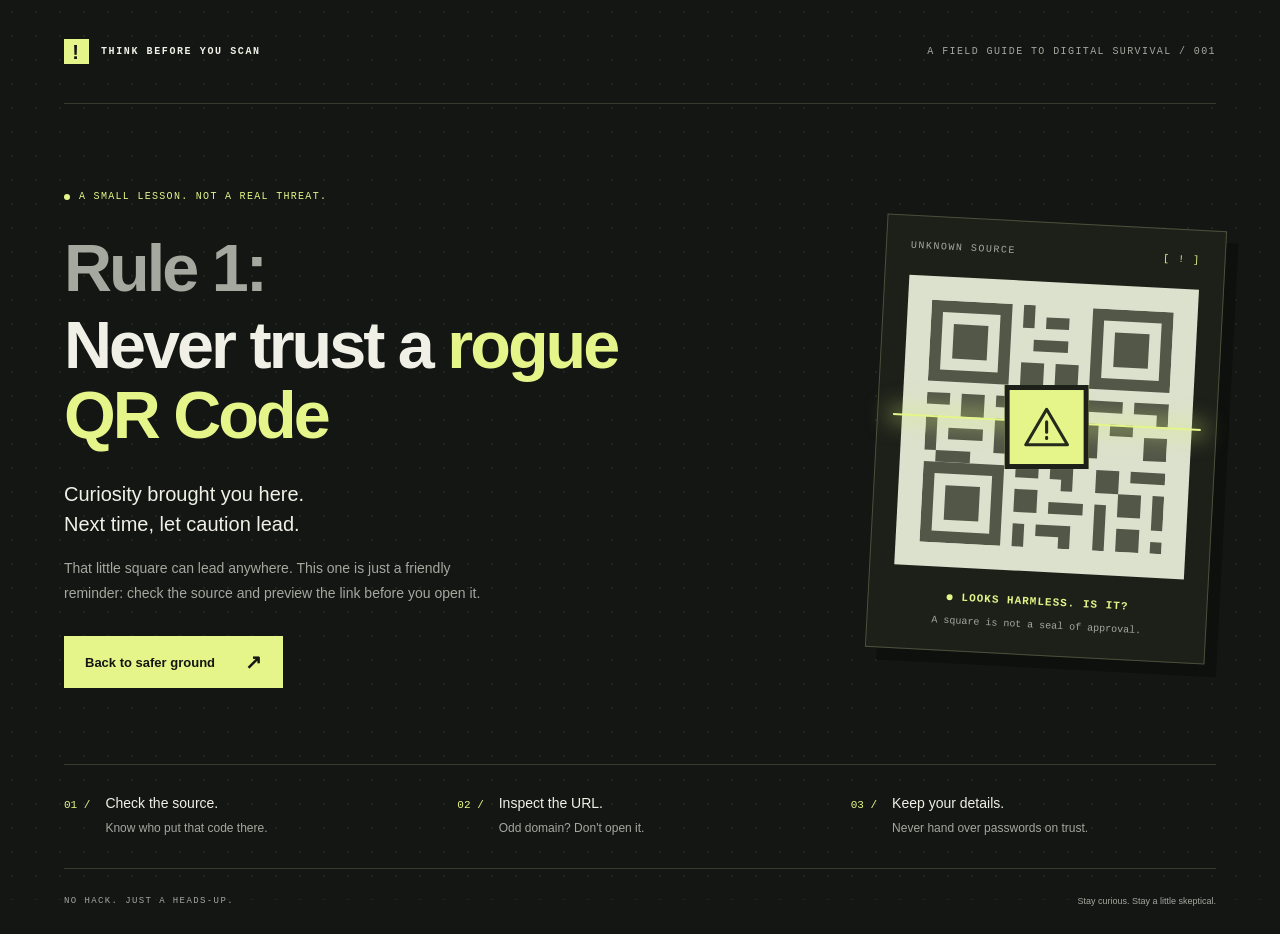
<file: qr.html>
<!DOCTYPE html>
<html lang="en">

<head>
    <meta charset="UTF-8">
    <meta name="viewport" content="width=device-width, initial-scale=1.0">
    <meta name="description" content="A friendly reminder to think before you scan an unfamiliar QR code.">
    <meta name="robots" content="noindex, nofollow">
    <meta name="theme-color" content="#141613">
    <link rel="stylesheet" href="assets/css/rogue-qr.css">
    <title>Rule 1 | Think Before You Scan</title>
</head>

<body>
    <div class="page">
        <header class="masthead">
            <a class="wordmark" href="index.html" aria-label="Harsh Saglani home">
                <span class="brand-mark" aria-hidden="true">!</span>
                THINK BEFORE YOU SCAN
            </a>
            <span class="edition">A FIELD GUIDE TO DIGITAL SURVIVAL / 001</span>
        </header>

        <main>
            <section class="warning" aria-labelledby="rule">
                <div class="message">
                    <p class="eyebrow"><span aria-hidden="true"></span> A SMALL LESSON. NOT A REAL THREAT.</p>
                    <h1 id="rule"><span class="rule-number">Rule 1:</span> Never trust a <span class="highlight">rogue QR Code</span></h1>
                    <p class="intro">Curiosity brought you here.<br>Next time, let caution lead.</p>
                    <p class="explanation">That little square can lead anywhere. This one is just a friendly reminder: check the source and preview the link before you open it.</p>
                    <a class="home-link" href="index.html">Back to safer ground <span aria-hidden="true">&nearr;</span></a>
                </div>

                <aside class="scan-card" aria-label="Illustrated QR code warning">
                    <div class="card-heading"><span>UNKNOWN SOURCE</span><span aria-hidden="true">[ ! ]</span></div>
                    <div class="code-stage" aria-hidden="true">
                        <svg class="code-art" viewBox="0 0 210 210" fill="currentColor">
                            <path fill-rule="evenodd" d="M0 0h70v70H0zm10 10v50h50V10zM140 0h70v70h-70zm10 10v50h50V10zM0 140h70v70H0zm10 10v50h50v-50z"/>
                            <path d="M20 20h30v30H20zM160 20h30v30h-30zM20 160h30v30H20zM80 0h10v20H80zM100 10h20v10h-20zM90 30h30v10H90zM80 50h20v20H80zM110 50h20v40h-10V70h-10zM0 80h20v10H0zM30 80h20v20H30zM60 80h30v10H60zM0 100h10v30H0zM20 110h30v10H20zM60 100h20v30H60zM90 100h30v20H90zM90 80h10v10H90zM140 80h30v10h-30zM180 80h30v20h-10V90h-20zM130 100h20v30h-10v-20h-10zM160 100h20v10h-20zM190 110h20v20h-20zM10 130h30v10H10zM80 140h20v10H80zM110 130h20v30h-10v-10h-10zM150 140h20v20h-20zM180 140h30v10h-30zM80 160h20v20H80zM110 170h30v10h-30zM150 170h10v40h-10zM170 160h20v20h-20zM200 160h10v30h-10zM80 190h10v20H80zM100 190h30v20h-10v-10h-20zM170 190h20v20h-20zM200 200h10v10h-10z"/>
                        </svg>
                        <div class="scan-line"></div>
                        <div class="alert-badge">
                            <svg viewBox="0 0 48 48" fill="none">
                                <path d="M24 7 44 41H4L24 7Z" stroke="currentColor" stroke-width="3" stroke-linejoin="round"/>
                                <path d="M24 19v10m0 5v1" stroke="currentColor" stroke-width="3" stroke-linecap="round"/>
                            </svg>
                        </div>
                    </div>
                    <div class="card-caption"><span class="status-dot"></span> LOOKS HARMLESS. IS IT?</div>
                    <p class="card-note">A square is not a seal of approval.</p>
                </aside>
            </section>

            <section class="checklist" aria-label="Three checks before you scan">
                <div class="check"><span class="step">01 /</span><div><h2>Check the source.</h2><p>Know who put that code there.</p></div></div>
                <div class="check"><span class="step">02 /</span><div><h2>Inspect the URL.</h2><p>Odd domain? Don't open it.</p></div></div>
                <div class="check"><span class="step">03 /</span><div><h2>Keep your details.</h2><p>Never hand over passwords on trust.</p></div></div>
            </section>
        </main>

        <footer><span>NO HACK. JUST A HEADS-UP.</span><span>Stay curious. Stay a little skeptical.</span></footer>
    </div>
</body>

</html>
</file>
<file: assets/css/rogue-qr.css>
* {
    box-sizing: border-box;
}

:root {
    color-scheme: dark;
    --background: #141613;
    --text: #f0f0e7;
    --muted: #a4a89e;
    --accent: #e6f58a;
    --border: #363b30;
}

body {
    margin: 0;
    background: var(--background);
    color: var(--text);
    font-family: Arial, Helvetica, sans-serif;
    -webkit-font-smoothing: antialiased;
}

body::before {
    position: fixed;
    inset: 0;
    z-index: -1;
    background-image: radial-gradient(#89947420 1px, transparent 1px);
    background-size: 24px 24px;
    content: "";
    pointer-events: none;
}

.page {
    max-width: 1280px;
    margin: 0 auto;
    padding: 0 64px;
}

.masthead, footer {
    display: flex;
    align-items: center;
    justify-content: space-between;
    gap: 24px;
    font: 10px/1.6 "Courier New", monospace;
    letter-spacing: 1.4px;
}

.masthead {
    min-height: 104px;
    border-bottom: 1px solid var(--border);
}

.wordmark {
    display: inline-flex;
    align-items: center;
    gap: 12px;
    color: var(--text);
    text-decoration: none;
    font-weight: bold;
    letter-spacing: 1.6px;
}

.brand-mark {
    display: grid;
    width: 25px;
    height: 25px;
    place-items: center;
    background: var(--accent);
    color: var(--background);
    font: bold 20px/1 Arial, sans-serif;
}

.edition, footer {
    color: var(--muted);
}

.warning {
    display: grid;
    grid-template-columns: minmax(0, 1fr) 340px;
    align-items: center;
    gap: 80px;
    padding: 85px 0 76px;
}

.eyebrow {
    display: flex;
    align-items: center;
    gap: 9px;
    margin: 0 0 28px;
    color: var(--accent);
    font: 10px/1.6 "Courier New", monospace;
    letter-spacing: 1.3px;
}

.eyebrow span, .status-dot {
    width: 6px;
    height: 6px;
    flex-shrink: 0;
    border-radius: 50%;
    background: var(--accent);
}

h1 {
    max-width: 660px;
    margin: 0;
    font-size: clamp(44px, 5.2vw, 68px);
    font-weight: 800;
    line-height: 1.06;
    letter-spacing: -3px;
}

.rule-number {
    display: block;
    margin-bottom: 6px;
    color: var(--muted);
}

.highlight {
    color: var(--accent);
}

.intro {
    margin: 28px 0 17px;
    font-size: 20px;
    line-height: 1.5;
}

.explanation {
    max-width: 430px;
    margin: 0;
    color: var(--muted);
    font-size: 14px;
    line-height: 1.8;
}

.home-link {
    display: inline-flex;
    align-items: center;
    gap: 30px;
    margin-top: 30px;
    padding: 15px 20px;
    border: 1px solid var(--accent);
    background: var(--accent);
    color: var(--background);
    font-size: 13px;
    font-weight: bold;
    text-decoration: none;
    transition: background 150ms, color 150ms;
}

.home-link:hover {
    background: transparent;
    color: var(--accent);
}

a:focus-visible {
    outline: 2px solid var(--text);
    outline-offset: 6px;
}

.home-link span {
    font-size: 20px;
    line-height: 1;
}

.scan-card {
    position: relative;
    padding: 24px;
    border: 1px solid #49513c;
    background: #1c2019;
    box-shadow: 12px 12px 0 #0e100d;
    transform: rotate(3deg);
}

.card-heading, .card-caption, .card-note {
    font-family: "Courier New", monospace;
}

.card-heading {
    display: flex;
    justify-content: space-between;
    color: var(--muted);
    font-size: 10px;
    letter-spacing: 1.5px;
}

.card-heading span:last-child {
    color: var(--accent);
}

.code-stage {
    position: relative;
    margin: 24px 0;
    padding: 24px;
    background: #dce1cd;
    color: #242a1c;
}

.code-art {
    display: block;
    width: 100%;
    opacity: 0.75;
}

.scan-line {
    position: absolute;
    top: 48%;
    left: -9px;
    right: -9px;
    height: 2px;
    background: var(--accent);
    box-shadow: 0 0 22px 5px #d8ee7c88;
}

.alert-badge {
    position: absolute;
    top: 50%;
    left: 50%;
    display: grid;
    width: 84px;
    height: 84px;
    place-items: center;
    border: 5px solid #1c2019;
    background: var(--accent);
    transform: translate(-50%, -50%) rotate(-3deg);
}

.alert-badge svg {
    width: 50px;
    height: 50px;
}

.card-caption {
    display: flex;
    align-items: center;
    justify-content: center;
    gap: 9px;
    color: var(--accent);
    font-size: 11px;
    font-weight: bold;
    letter-spacing: 1px;
}

.card-note {
    margin: 12px 0 0;
    color: var(--muted);
    font-size: 10px;
    text-align: center;
}

.checklist {
    display: grid;
    grid-template-columns: repeat(3, 1fr);
    gap: 28px;
    padding: 30px 0;
    border-top: 1px solid var(--border);
    border-bottom: 1px solid var(--border);
}

.check {
    display: flex;
    gap: 15px;
}

.step {
    padding-top: 2px;
    color: var(--accent);
    font: 11px/1.6 "Courier New", monospace;
}

.check h2 {
    margin: 0 0 8px;
    font-size: 14px;
    font-weight: normal;
}

.check p {
    margin: 0;
    color: var(--muted);
    font-size: 12px;
    line-height: 1.6;
}

footer {
    padding: 25px 0;
    font-size: 9px;
}

footer span:last-child {
    font-family: Arial, Helvetica, sans-serif;
    letter-spacing: 0;
}

@media (min-width: 1600px) {
    .warning {
        padding-top: 120px;
        padding-bottom: 110px;
    }
}

@media (max-width: 950px) {
    .page {
        padding: 0 32px;
    }

    .warning {
        grid-template-columns: minmax(0, 1fr) 280px;
        gap: 36px;
        padding: 65px 0;
    }

    .edition {
        display: none;
    }

    h1 {
        letter-spacing: -2px;
    }
}

@media (max-width: 650px) {
    .page {
        padding: 0 24px;
    }

    .masthead {
        min-height: 80px;
    }

    .warning {
        grid-template-columns: 1fr;
        gap: 50px;
        padding: 45px 0;
    }

    .eyebrow {
        font-size: 9px;
        letter-spacing: 0.7px;
    }

    h1 {
        max-width: 450px;
        font-size: clamp(40px, 10.5vw, 60px);
    }

    .scan-card {
        width: min(100% - 12px, 310px);
        justify-self: center;
    }

    .checklist {
        grid-template-columns: 1fr;
        gap: 26px;
    }

    footer {
        align-items: flex-start;
        flex-direction: column;
        gap: 8px;
        letter-spacing: 1px;
    }
}
</file>
